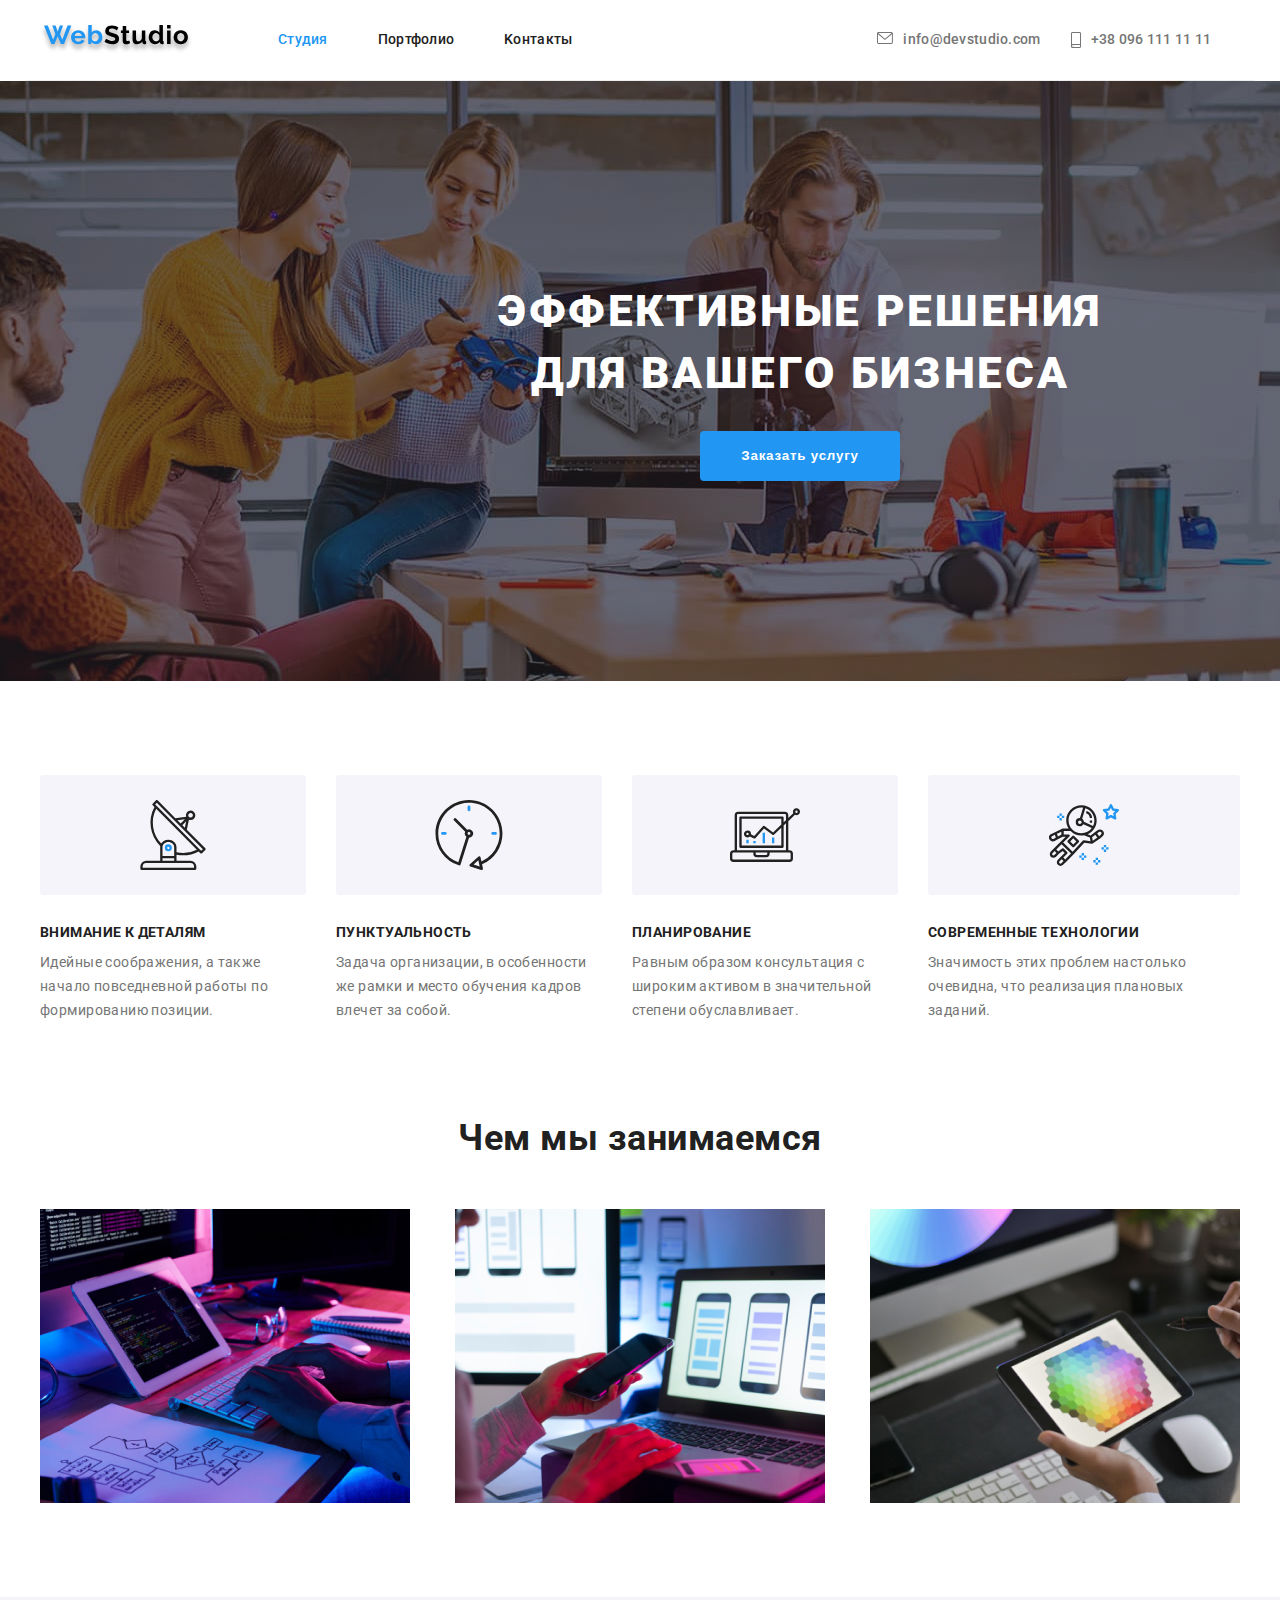
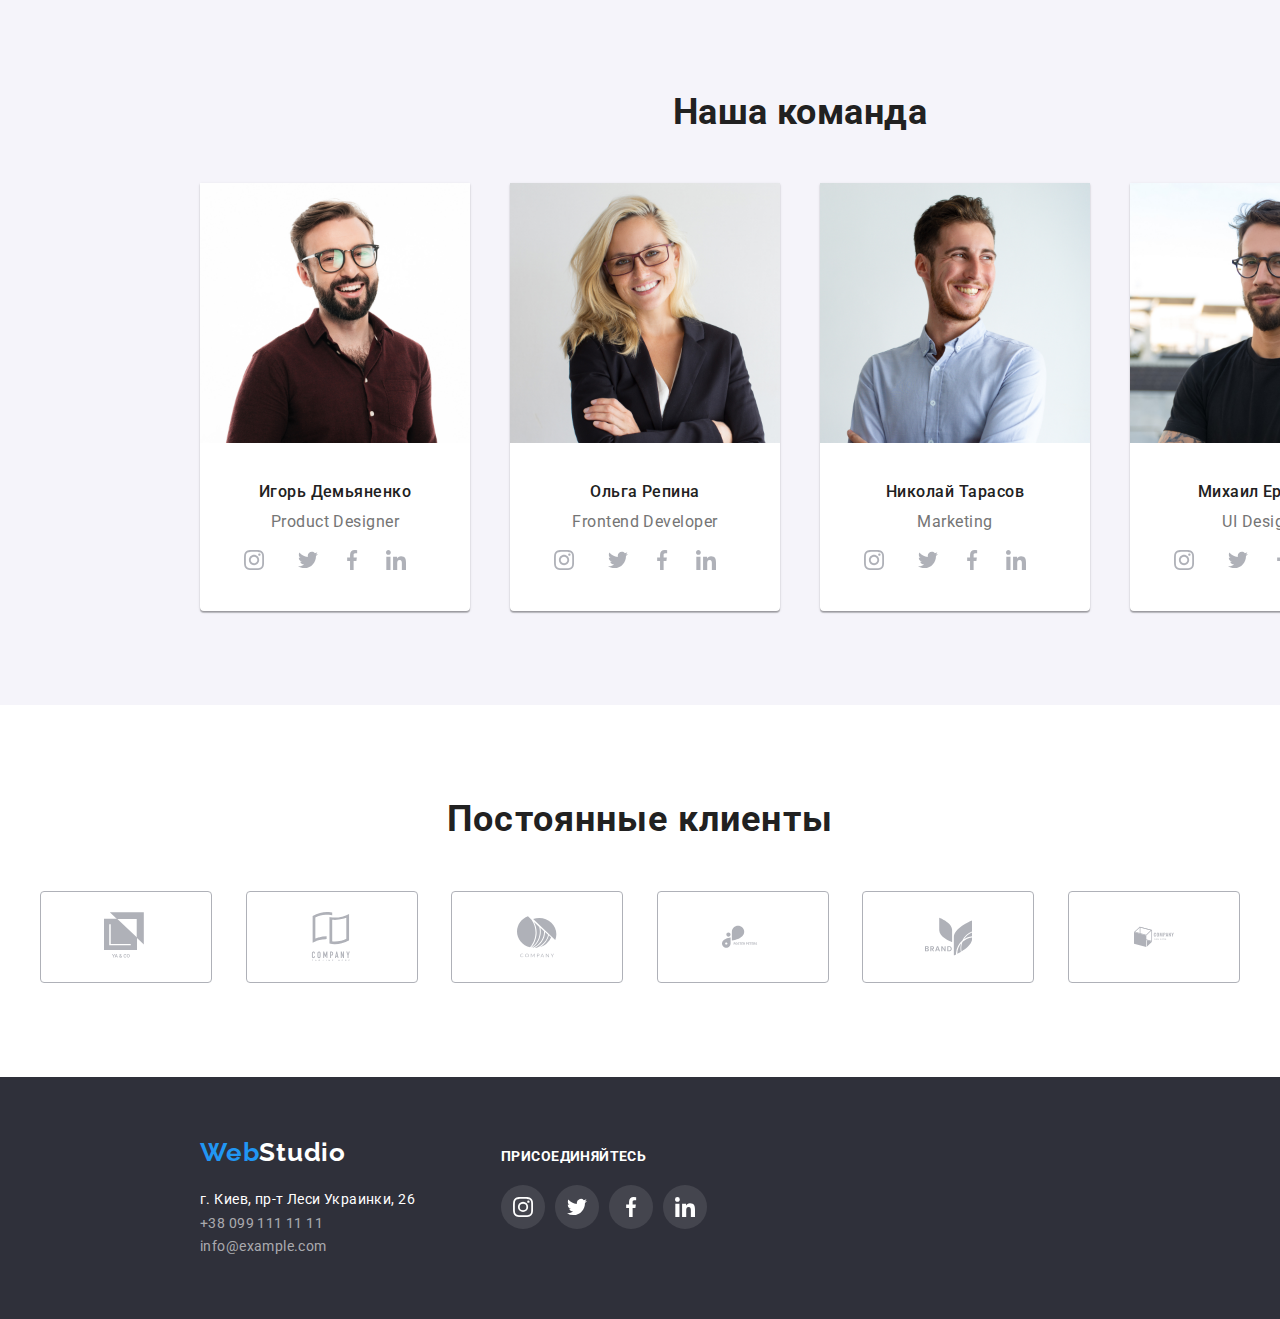
<file: index.html>
<!DOCTYPE html>
<html lang="ru">

  <head>
    <meta charset="UTF-8" />
    <meta name="viewport" content="width=device-width, initial-scale=1.0" />
    <link rel="stylesheet" href="./css/style.css">
    <link rel="preconnect" href="https://fonts.gstatic.com">
    <link href="https://fonts.googleapis.com/css2?family=Raleway:wght@700&family=Roboto:wght@400;500;700;900&display=swap" rel="stylesheet">
   
    <title>Студия</title>
  </head>

  <body>
     <!-- Шапка сайта -->
    <Header class="container">
        <nav class="main-nav">
            <a class="logo"> <img src="./images/WebStudio.svg" alt="logo"></a>
            <ul class="main-nav list">
                <li class="item"><a href="" class="link current">Студия</a></li>
                <li class="item"><a href="portfolio.html" class="link">Портфолио</a></li>
                <li class="item"><a href="" class="link">Kонтакты</a></li>
            </ul>
            <ul class="nav-contacts list">
                <li class="mail-item"><a href="mailto:info@devstudio.com" class="link">
                    <svg class="icon-envelope" width="16" height="12">
                        <use href="./images/svg-sprite.svg#envelope"></use>
                    </svg> info@devstudio.com</a></li>
                <li><a href="tel:+380961111111" class="link">
                    <svg class="icon-smartphone" width="10" height="16">
                        <use href="./images/svg-sprite.svg#smartphone"></use>
                    </svg> +38 096 111 11 11</a></li>
             </ul>
        </nav>
    </Header>
        <!-- Hero-->
        <section class="hero overlay">
            <h1 class="hero-title">Эффективные решения для вашего бизнеса</h1>
            <input class="hero-button" type="button" value="Заказать услугу">
            <!--<a href="" class="hero-link">Заказать услугу</a>-->
        </section>
    <Main>
        <!--Основной контент-->
        <Section class="section">
            <!-- <h2></h2> -->
            <ul class="section-list">
                <li class="item">
                    <h3>Внимание к деталям</h3>
                    <p>Идейные соображения, а также начало повседневной работы по формированию позиции.</p>
                </li>
                <li class="item">
                    <h3>Пунктуальность</h3>
                    <p>Задача организации, в особенности же рамки и место обучения кадров влечет за собой.</p>
                </li>
                <li class="item">
                    <h3>Планирование</h3>
                    <p>Равным образом консультация с широким активом в значительной степени обуславливает.</p>
                </li>
                <li class="item">
                    <h3>Современные технологии</h3>
                    <p>Значимость этих проблем настолько очевидна, что реализация плановых заданий.</p>
                </li>
            </ul>
        </Section>
        <!-- block about us -->
        <section class="section">
            <div class="block">
                <h2 class="about-us">Чем мы занимаемся</h2>
                <ul class="images">
                    <img src="./images/box 1.jpg" alt="photo 1" width="370">
                    <img src="./images/box 2.jpg" alt="photo 2" width="370">
                    <img src="./images/box 3.jpg" alt="photo 3" width="370">
                </ul>
            </div>
        </section>
        <!-- block team -->
        <section>
            <div class="our-team">
                <h2 class="team-title">Наша команда</h2>
                <ul class="team-list">
                    <li class="team-members-card">
                        <img src="./images/team-card-1.jpg" alt="Игорь Демьяненко" width="270" Height="260px">
                         <h3 class="team-member">Игорь Демьяненко</h3>
                         <p class="team-position">Product Designer</p>
                         <ul class="social-accounts">
                            <li class="social-item">
                                <a class="links" href="">
                                    <svg class="icon">
                                        <use href="./images/svg-sprite.svg#instagram"></use>
                                    </svg>
                                </a>
                            </li>
                            <li>
                                <a class="links" href="">
                                    <svg class="icon">
                                        <use href="./images/svg-sprite.svg#twitter"></use>
                                    </svg>
                                </a>
                            </li>
                            <li>
                                <a class="links" href="">
                                    <svg class="icon">
                                        <use href="./images/svg-sprite.svg#facebook"></use>
                                    </svg>
                                </a>
                            </li>
                            <li>
                                <a class="links" href="">
                                    <svg class="icon">
                                        <use href="./images/svg-sprite.svg#linkedin"></use>
                                    </svg>
                                </a>
                            </li>
                        </ul>
                    </li>
                     <li class="team-members-card">
                         <img src="./images/team-card-2.jpg" alt="Ольга Репина" width="270" Height="260px">
                        <h3 class="team-member">Ольга Репина</h3>
                        <p class="team-position">Frontend Developer</p>
                        <ul class="social-accounts">
                            <li class="social-item">
                                <a class="links" href="">
                                    <svg class="icon">
                                        <use href="./images/svg-sprite.svg#instagram"></use>
                                    </svg>
                                </a>
                            </li>
                            <li>
                                <a class="links" href="">
                                    <svg class="icon">
                                        <use href="./images/svg-sprite.svg#twitter"></use>
                                    </svg>
                                </a>
                            </li>
                            <li>
                                <a class="links" href="">
                                    <svg class="icon">
                                        <use href="./images/svg-sprite.svg#facebook"></use>
                                    </svg>
                                </a>
                            </li>
                            <li>
                                <a class="links" href="">
                                    <svg class="icon">
                                        <use href="./images/svg-sprite.svg#linkedin"></use>
                                    </svg>
                                </a>
                            </li>
                        </ul>
                    </li>
                <li class="team-members-card">
                         <img src="./images/team-card-3.jpg" alt="Николай Тарасов" width="270" Height="260px">
                    
                         <h3 class="team-member">Николай Тарасов</h3>
                         <p class="team-position">Marketing</p>
                        <ul class="social-accounts">
                            <li class="social-item">
                                <a class="links" href="">
                                    <svg class="icon">
                                        <use href="./images/svg-sprite.svg#instagram"></use>
                                    </svg>
                                </a>
                            </li>
                            <li>
                                <a class="links" href="">
                                    <svg class="icon">
                                        <use href="./images/svg-sprite.svg#twitter"></use>
                                    </svg>
                                </a>
                            </li>
                            <li>
                                <a class="links" href="">
                                    <svg class="icon">
                                        <use href="./images/svg-sprite.svg#facebook"></use>
                                    </svg>
                                </a>
                            </li>
                            <li>
                                <a class="links" href="">
                                    <svg class="icon">
                                        <use href="./images/svg-sprite.svg#linkedin"></use>
                                    </svg>
                                </a>
                            </li>
                        </ul> 
                 </li>
                 <li class="team-members-card">    
                     <img src="./images/team-card-4.jpg" alt="Михаил Ермаков" width="270" Height="260px">
                     <h3 class="team-member">Михаил Ермаков</h3>
                     <p class="team-position">UI Designer</p>
                    <ul class="social-accounts">
                        <li class="social-item">
                            <a class="links" href="">
                                <svg class="icon">
                                    <use href="./images/svg-sprite.svg#instagram"></use>
                                </svg>
                            </a>
                        </li>
                        <li>
                            <a class="links" href="">
                                <svg class="icon">
                                    <use href="./images/svg-sprite.svg#twitter"></use>
                                </svg>
                            </a>
                        </li>
                        <li>
                            <a class="links" href="">
                                <svg class="icon">
                                    <use href="./images/svg-sprite.svg#facebook"></use>
                                </svg>
                            </a>
                        </li>
                        <li>
                            <a class="links" href="">
                                <svg class="icon">
                                    <use href="./images/svg-sprite.svg#linkedin"></use>
                                </svg>
                            </a>
                        </li>
                    </ul>
                 </li>
             </ul>
        </div>
        </section>   

        <!-- Постоянные клиенты -->
        <section class="section">
            <div class="clients">
                <h2 class="title">Постоянные клиенты</h2>
                <ul class="clients-links">
                    <li>
                        <a class="link" href="">
                            <svg class="clients-icon" width="44" height="49">
                                <use href="./images/svg-sprite.svg#logo-1"></use>
                            </svg>
                        </a>
                    </li>
                    <li>
                        <a class="link" href="">
                            <svg class="clients-icon" height="49.235" width="44.27">
                                <use href="./images/svg-sprite.svg#logo-2"></use>
                            </svg>
                        </a>
                    </li>
                    <li>
                        <a class="link" href="">
                            <svg class="clients-icon" height="52" width="40">
                                <use href="./images/svg-sprite.svg#logo-3"></use>
                            </svg>
                        </a>
                    </li>
                    <li>
                        <a class="link" href="">
                            <svg class="clients-icon" height="80" width="42">
                                <use href="./images/svg-sprite.svg#logo-4"></use>
                            </svg>
                        </a>
                    </li>
                    <li>
                        <a class="link" href="">
                            <svg class="clients-icon" height="59" width="47">
                                <use href="./images/svg-sprite.svg#logo-5"></use>
                            </svg></a>
                    </li>
                    <li>
                        <a class="link" href="">
                            <svg class="clients-icon" height="52" width="40">
                                <use href="./images/svg-sprite.svg#logo-6"></use>
                            </svg>
                        </a>
                    </li>
        
                </ul>
            </div>
        </section>
    </Main>

       <!--block Footer-->
    <Footer class="footer">
        <div class="section align">
            <div class="contacts">
            <a href="./index.html" class="logo">
                <span class="accent">Web</span>Studio
            </a>
            <address>
                <ul class="address list">
                    <li><a href="#" class="address">г. Киев, пр-т Леси Украинки, 26</a></li>
                    <li><a href="tel:+380991111111" class="link">+38 099 111 11 11</a></li>
                    <li><a href="mailto:info@devstudio.com" class="link">info@example.com</a></li>
                </ul>
            </address>
            </div>
            <div class="join-in-contacts">
                <div class="join-in-title">
                    <h3>присоединяйтесь</h3>
                    <ul class="social-media">
                        <li class="item">
                            <a href=""></a>
                        </li>
                        <li class="item">
                            <a href=""></a>
                        </li>
                        <li class="item">
                            <a href=""></a>
                        </li>
                        <li class="item">
                            <a href=""></a>
                        </li>
                    </ul>
                </div>
            </div>
            </div>
        </div>
    </Footer>
  </body>
</html>
</file>
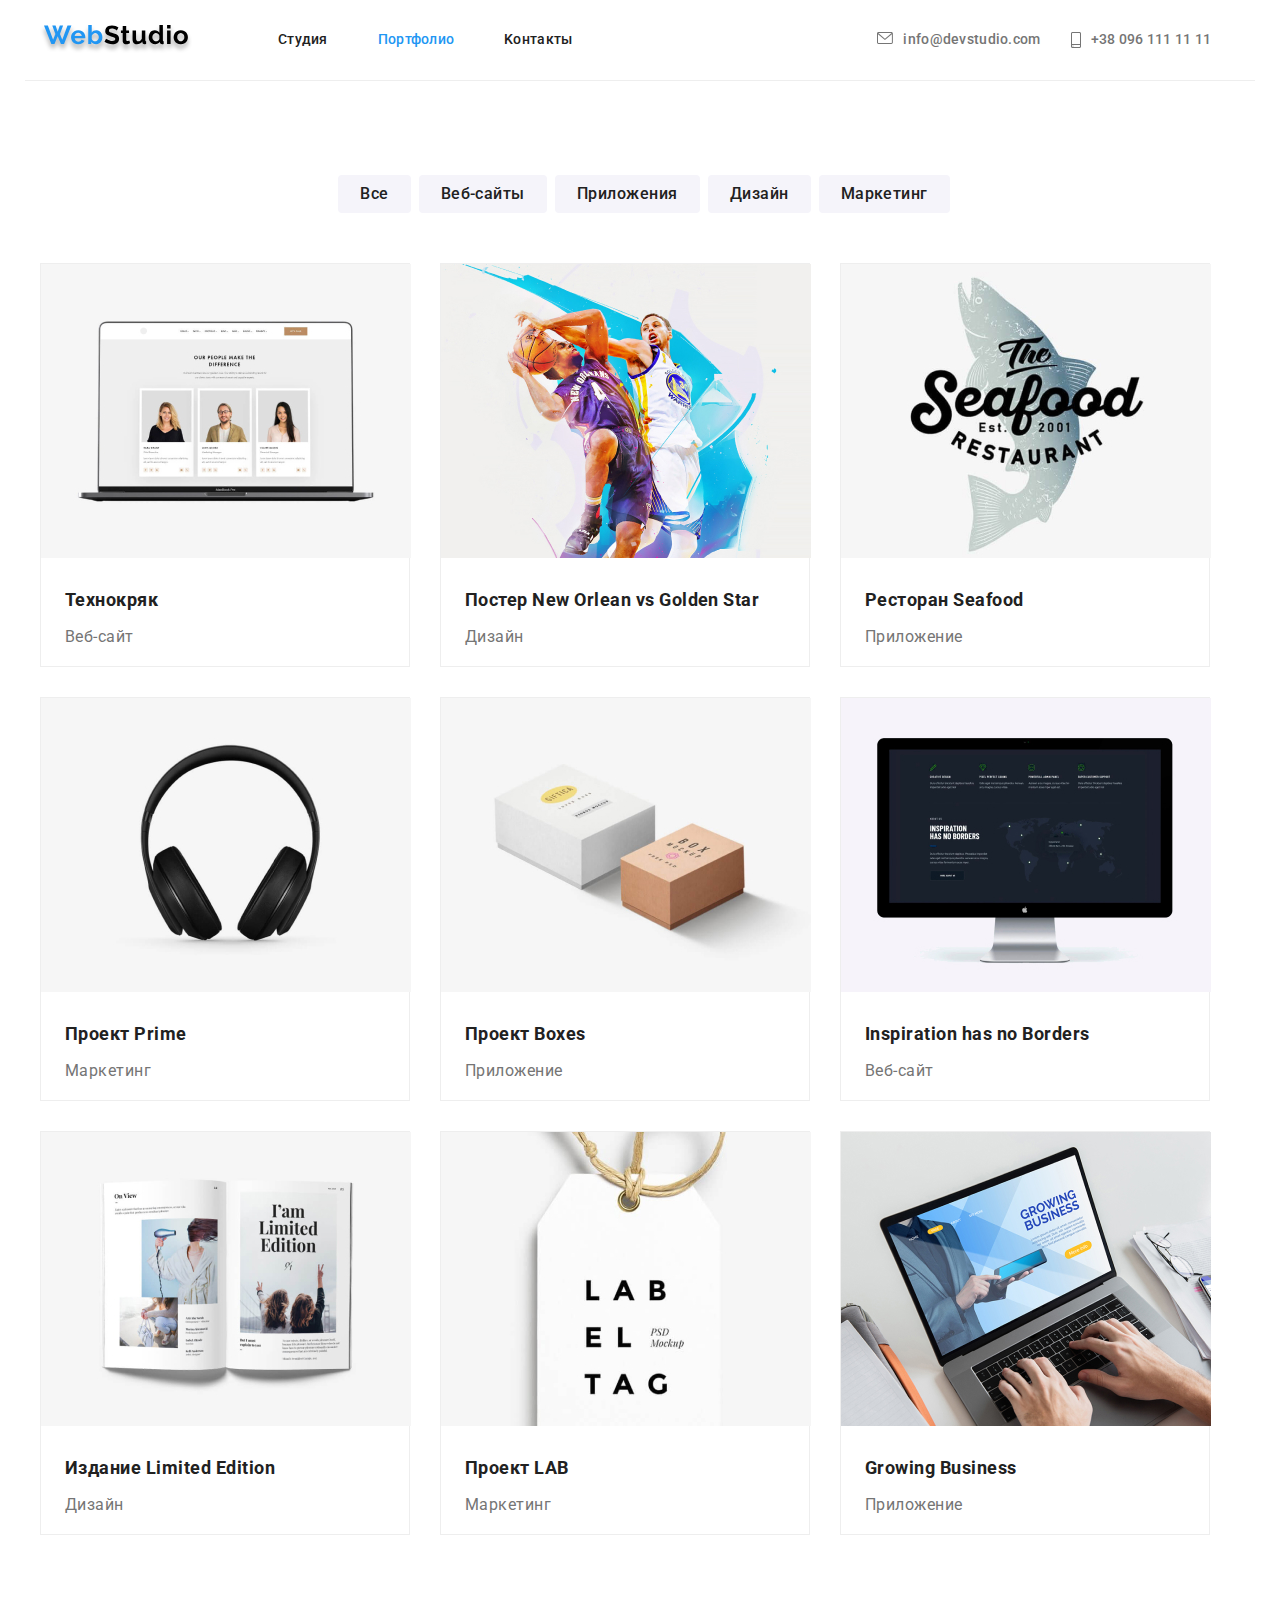
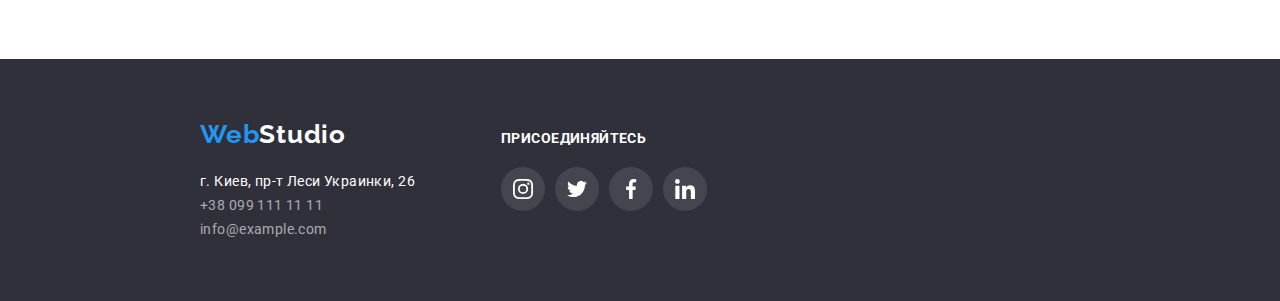
<file: portfolio.html>
<!DOCTYPE html>
<html lang="ru">
    <head>
        <meta charset="UTF-8" />
        <meta name="viewport" content="width=device-width, initial-scale=1.0" />
        <link rel="stylesheet" href="./css/style.css">
        <link rel="preconnect" href="https://fonts.gstatic.com">
        <link href="https://fonts.googleapis.com/css2?family=Raleway:wght@700&family=Roboto:wght@400;500;700;900&display=swap" rel="stylesheet">
        <title>Студия</title>
    </head>

    <body>  
        <!-- Шапка сайта -->
        <Header class="container">
            <nav class="main-nav">
                <a class="logo"> <img src="./images/WebStudio.svg" alt="logo"></a>
                <ul class="main-nav list">
                    <li class="item"><a href="index.html" class="link">Студия</a></li>
                    <li class="item"><a href="" class="link current">Портфолио</a></li>
                    <li class="item"><a href="" class="link">Kонтакты</a></li>
                </ul>
                <ul class="nav-contacts list">
                    <li class="mail-item"><a href="mailto:info@devstudio.com" class="link">
                            <svg class="icon-envelope" width="16" height="12">
                                <use href="./images/svg-sprite.svg#envelope"></use>
                            </svg> info@devstudio.com</a></li>
                    <li><a href="tel:+380961111111" class="link">
                            <svg class="icon-smartphone" width="10" height="16">
                                <use href="./images/svg-sprite.svg#smartphone"></use>
                            </svg> +38 096 111 11 11</a></li>
                </ul>
            </nav>
        </Header>

        <main>
            <!-- portfolio-products -->
            <section class="portfolio">
            <div class="section">
                <div class="buttons-list">
            <!-- <h2> Наши продукты </h2> -->
                <ul class="nav-products">
                    <li><button type="button" class="but-item">Все</button></li>
                    <li><button type="button" class="but-item">Веб-сайты</button></li>
                    <li><button type="button" class="but-item">Приложения</button></li>
                    <li><button type="button" class="but-item">Дизайн</button></li>
                    <li><button type="button" class="but-item">Маркетинг</button></li>
                </ul>
                </div>
            
                <ul class="products list">
                    <li class="products-cards">
                        <a href="" class="link-card">
                            <img src="./images/prod-1.jpg" alt="Веб-сайт" width="370">
                            <div class="text">
                            <h2 class="product-title">Технокряк</h2>
                            <p class="product-item">Веб-сайт</p>
                            </div>
                        </a>
                    </li>
                    <li class="products-cards">
                        <a href="" class="link-card">
                            <img src="./images/prod-2.jpg" alt="Дизайн постера" width="370">
                            <div class="text">
                            <h2 class="product-title">Постер New Orlean vs Golden Star</h2>
                            <p class="product-item">Дизайн</p>
                            </div>
                        </a>
                    </li>
                    <li class="products-cards">
                        <a href="" class="link-card">
                            <img src="./images/prod-3.jpg" alt="Лого ресторана" width="370">
                            <div
                            class="text">
                            <h2 class="product-title">Ресторан Seafood</h2>
                            <p class="product-item">Приложение</p>
                            </div>
                        </a>
                    </li>
                    <li class="products-cards">
                        <a href="" class="link-card">
                            <img src="./images/prod-4.jpg" alt="Наушники" width="370">
                            <div class="text">
                            <h2 class="product-title">Проект Prime</h2>
                            <p class="product-item">Маркетинг</p>
                            </div>
                        </a>
                    </li>
                    <li class="products-cards">
                        <a href="" class="link-card">
                            <img src="./images/prod-5.jpg" alt="Картонные коробки" width="370">
                            <div class="text">
                            <h2 class="product-title">Проект Boxes</h2>
                            <p class="product-item">Приложение</p>
                            </div>
                        </a>
                    </li>
                    <li class="products-cards">
                        <a href="" class="link-card">
                            <img src="./images/prod-6.jpg" alt="Веб-сайт на мониторе" width="370">
                            <div class="text">
                            <h2 class="product-title">Inspiration has no Borders</h2>
                            <p class="product-item">Веб-сайт</p>
                            </div>
                        </a>
                    </li>
                    <li class="products-cards">
                        <a href="" class="link-card">
                            <img src="./images/prod-7.jpg" alt="Журнал" width="370">
                            <div class="text">
                            <h2 class="product-title">Издание Limited Edition</h2>
                            <p class="product-item">Дизайн</p>
                            </div>
                        </a>
                    </li>
                    <li class="products-cards">
                        <a href="" class="link-card">
                            <img src="./images/prod-8.jpg" alt="Бирка Lable" width="370">
                            <div class="text">
                            <h2 class="product-title">Проект LAB</h2>
                            <p class="product-item">Маркетинг</p>
                            </div>
                        </a>
                    </li>
                    <li class="products-cards">
                        <a href="" class="link-card">
                            <img src="./images/prod-9.jpg" alt="Приложение на ноуте" width="370">
                            <div class="text">
                            <h2 class="product-title">Growing Business</h2>
                            <p class="product-item">Приложение</p>
                            </div>
                        </a>
                    </li>
                </ul>
            </div>
            </section>
        </main>
     <!--block Footer-->
        <Footer class="footer">
            <div class="section align">
                <div class="contacts">
                    <a href="./index.html" class="logo">
                        <span class="accent">Web</span>Studio
                    </a>
                    <address>
                        <ul class="address list">
                            <li><a href="#" class="address">г. Киев, пр-т Леси Украинки, 26</a></li>
                            <li><a href="tel:+380991111111" class="link">+38 099 111 11 11</a></li>
                            <li><a href="mailto:info@devstudio.com" class="link">info@example.com</a></li>
                        </ul>
                    </address>
                </div>
                <div class="join-in-contacts">
                    <div class="join-in-title">
                        <h3>присоединяйтесь</h3>
                        <ul class="social-media">
                            <li class="item">
                                <a href=""></a>
                            </li>
                            <li class="item">
                                <a href=""></a>
                            </li>
                            <li class="item">
                                <a href=""></a>
                            </li>
                            <li class="item">
                                <a href=""></a>
                            </li>
                        </ul>
                    </div>
                </div>
            </div>
            </div>
        </Footer>
    </body>
</html>
</file>
<file: css/style.css>
/* Primary color #757575 */
/* Secondary color #212121 */
/* Active color #2196f3 */
/* Primary background color #E5E5E5 */
/* Secondary background color #F5F4FA */

* {
  margin: 0;
  padding: 0;
}

html {
  box-sizing: border-box;
}

:root {
  --primary-text-color: #757575;
  --secondary-text-color: #212121;
  --active-color: #2196f3;
  --primary-background-color: #e5e5e5;
  --secondary-background-color: #f5f4fa;
  --color-white: #ffffff;
  --color-secondary-grey: rgba(255, 255, 255, 0.6);
  --background-button-tab: #f5f4fa;
  --background-dark: #2f303a;
  --border-light-color: #eeeeee;
  --icon-color: #afb1b8;
}

body {
  background-color: var(--color-white);
  color: var(--primary-text-color);
  font-family: Roboto, sans-serif;
  letter-spacing: 0.03em;
}

a {
  text-decoration: none;
}

ul,
li {
  list-style-type: none;
}
.container {
  width: 1200px;
  height: 80px;
  margin-left: auto;
  margin-right: auto;
  padding-right: 15px;
  padding-left: 15px;
  border-bottom: 1px solid var(--border-light-color);
}

.logo {
  width: 145px;
  height: 31px;
  margin-top: 25px;
  margin-bottom: 24px;
  cursor: pointer;
}

.main-nav {
  display: flex;
  align-items: center;
}

.main-nav .item {
  margin-right: 50px;
}

.main-nav .item:first-child {
  margin-left: 93px;
}

.main-nav .item:last-child {
  margin-right: 0px;
}

.main-nav .link {
  font-weight: 500;
  font-size: 14px;
  line-height: 1.14;
  letter-spacing: 0.02em;
  color: var(--secondary-text-color);
}

.main-nav .link:hover,
.main-nav .link:focus,
.main-nav .link:active {
  color: var(--active-color);
}

.main-nav .link.current {
  color: var(--active-color);
}

.main-nav .nav-contacts {
  display: flex;
}

.nav-contacts {
  margin-left: 305px;
}

.mail-item {
  margin-right: 30px;
}

.nav-contacts .link {
  font-weight: 500;
  font-size: 14px;
  line-height: 1.14;
  letter-spacing: 0.02em;
  color: var(--primary-text-color);
  display: flex;
  margin-left: auto;
}

.nav-contacts .link:hover,
.nav-contacts .link:focus,
.main-nav .link:active {
  color: var(--active-color);
}

.icon-envelope {
  margin-right: 10px;
  fill: currentColor;
  width: 16px;
  height: 12px;
}

.icon-smartphone {
  margin-right: 10px;
  fill: currentColor;
  width: 10px;
  height: 16px;
}

h2,
h3 {
  color: var(--secondary-text-color);
}

.hero {
  background-color: var(--background-dark);
  color: var(--color-white);
  max-width: 1600px;
  height: 600px;
  text-align: center;
  margin-bottom: 94px;
}

.overlay {
  background-image: linear-gradient(
      to right,
      rgba(47, 48, 58, 0.4),
      rgba(47, 48, 58, 0.4)
    ),
    url(../images/hero.jpg);
  width: 100%;
  height: 600px;
  margin-left: auto;
  margin-right: auto;
  background-size: cover;
  background-repeat: no-repeat;
  background-position: center;
}

.hero-title {
  display: block;
  margin-bottom: 30px;
  padding-top: 200px;
  font-weight: 900;
  width: 696px;
  height: 120px;
  font-size: 44px;
  line-height: 1.4;
  letter-spacing: 0.06em;
  text-transform: uppercase;
  margin-left: 452px;
}

.hero-button {
  color: var(--color-white);
  background-color: var(--active-color);
  display: block;
  align-items: center;
  margin-left: 700px;
  margin-right: 700px;
  font-weight: 700;
  line-height: 1.87;
  letter-spacing: 0.06em;
  border: none;
  border-radius: 4px;
  min-width: 200px;
  height: 50px;
  padding: 10px 32px;
}

.section {
  width: 1200px;
  padding-left: 15px;
  padding-right: 15px;
  margin-left: auto;
  margin-right: auto;
}

.section-list {
  display: flex;
  justify-content: space-between;
  margin-bottom: 94px;
}

.section-list .item:not(:last-child) {
  margin-right: 30px;
  max-width: 266px;
}

.section-list .item::before {
  display: block;
  background-color: var(--secondary-background-color);
  content: "";
  height: 120px;
  background-repeat: no-repeat;
  background-position: center;
  border-radius: 4px;
  margin-bottom: 30px;
}

.section-list .item:nth-child(1)::before {
  background-image: url(../images/antenna.svg);
}

.section-list .item:nth-child(2)::before {
  background-image: url(../images/clock.svg);
}

.section-list .item:nth-child(3)::before {
  background-image: url(../images/diagram.svg);
}

.section-list .item:nth-child(4)::before {
  background-image: url(../images/astronaut.svg);
}

.section-list h3 {
  font-weight: 700;
  font-size: 14px;
  line-height: 1.14;
  letter-spacing: 0.03em;
  text-transform: uppercase;
  color: var(--secondary-text-color);
  margin-bottom: 10px;
}

.section-list p {
  font-weight: 400;
  font-size: 14px;
  line-height: 1.71;
  letter-spacing: 0.03em;
  color: var(--primary-text-color);
  box-sizing: border-box;
  padding: 0px;
}

.about-us {
  font-size: 36px;
  line-height: 1.17;
  text-align: center;
  margin-bottom: 50px;
}

.images {
  display: flex;
  justify-content: space-between;
  margin-right: 30px;
}

.images:last-child {
  margin-right: 0px;
}

.block {
  margin-bottom: 94px;
}

.our-team {
  padding-top: 94px;
  background-color: var(--secondary-background-color);
  min-width: 1600px;
  padding-bottom: 94px;
  margin-left: auto;
  margin-right: auto;
}

.team-title {
  font-size: 36px;
  line-height: 1.17;
  text-align: center;
  margin-bottom: 50px;
}

.team-list {
  display: flex;
  justify-content: space-between;
  width: 1200px;
  align-items: center;
  margin-left: auto;
  margin-right: auto;
}

.team-members-card {
  width: 270px;
  height: 428px;
  border: transparent;
  box-shadow: 0px 1px 3px rgba(0, 0, 0, 0.12), 0px 1px 1px rgba(0, 0, 0, 0.14),
    0px 2px 1px rgba(0, 0, 0, 0.2);
  border-radius: 0px 0px 4px 4px;
  text-align: center;
  background-color: var(--color-white);
  cursor: pointer;
}

.team-member {
  font-weight: 500;
  font-size: 16px;
  line-height: 1.9;
  color: var(--secondary-text-color);
  margin-top: 30px;
}

.team-position {
  font-size: 16px;
  line-height: 1.9;
}

.social-accounts {
  display: flex;
  margin-left: 32px;
  margin-right: 32px;
  padding-bottom: 30px;
  width: 206px;
  height: 44px;
}

.social-item {
  display: flex;
  justify-content: space-between;
  margin-right: 10px;
}

.social-item:last-child {
  margin-right: 0px;
}

.social-accounts .links {
  display: flex;
  justify-content: center;
  align-items: center;
  width: 44px;
  height: 44px;
  color: var(--icon-color);
}

.social-accounts .links:hover,
.social-accounts .links:focus {
  background-color: var(--active-color);
  border-radius: 50%;
  color: var(--color-white);
}

.links .icon {
  display: block;
  flex-direction: row;
  width: 20px;
  height: 20px;
  fill: currentColor;
}

/* Постоянные клиенты */
.clients {
  padding-top: 94px;
  padding-bottom: 94px;
}

.clients .title {
  font-weight: 700;
  font-size: 36px;
  line-height: 1.16;
  text-align: center;
  letter-spacing: 0.03em;
  color: var(--secondary-text-color);
  margin-bottom: 50px;
}

.clients-links {
  display: flex;
  justify-content: space-between;
}

.clients-links .link {
  display: flex;
  height: 90px;
  width: 170px;
  border-radius: 4px;
  border: 1px solid;
  cursor: pointer;
  align-items: center;
  justify-content: center;
  color: var(--icon-color);
}

.clients-links .link:hover,
.clients-links .link:focus {
  color: var(--active-color);
}

.clients-icon {
  display: block;
  fill: currentColor;
}

/* Footer */
.footer {
  background-color: var(--background-dark);
  min-width: 1600px;
  display: flex;
  padding-top: 60px;
  padding-bottom: 60px;
  margin-left: auto;
  margin-right: auto;
  align-items: center;
}

.align {
  display: flex;
  align-items: baseline;
}

.contacts {
  width: 231px;
  margin-right: 70px;
}

.accent {
  font-family: "Raleway", sans-serif;
  font-style: normal;
  font-weight: 700;
  font-size: 26px;
  line-height: 1.19;
  letter-spacing: 0.03em;
  color: var(--active-color);
}

.logo {
  font-family: "Raleway", sans-serif;
  font-style: normal;
  font-weight: 700;
  font-size: 26px;
  line-height: 31px;
  letter-spacing: 0.03em;
  color: var(--color-white);
}
.footer .address {
  font-style: normal;
  font-weight: 400;
  font-size: 14px;
  line-height: 1.7;
  letter-spacing: 0.03em;
  color: var(--color-white);
  margin-top: 20px;
}

.link {
  display: block;
  font-style: normal;
  font-weight: 400;
  font-size: 14px;
  line-height: 1.7;
  letter-spacing: 0.03em;
  color: rgba(255, 255, 255, 0.6);
}

.join-in-contacts {
  display: inline-flex;
  margin-top: 12px;
  width: 206px;
  height: 80px;
}
.join-in-title h3 {
  font-family: inherit;
  font-style: normal;
  font-weight: 700;
  font-size: 14px;
  line-height: 1.14;
  letter-spacing: 0.03em;
  text-transform: uppercase;
  color: #ffffff;
  display: block;
  height: 16px;
  margin-bottom: 20px;
}

.social-media {
  display: flex;
  justify-content: space-between;
}
.social-media .item {
  display: block;
  flex-direction: row;
  width: 44px;
  height: 44px;
  background-color: rgba(255, 255, 255, 0.1);
  border-radius: 50%;
  background-position: center;
  background-repeat: no-repeat;
  margin-right: 10px;
  margin-left: 0px;
  padding-left: 0px;
  cursor: pointer;
}

.social-media .item:last-child {
  margin-right: 0px;
}

.social-media .item:nth-child(1) {
  background-image: url(../images/instagram-1.svg);
}

.social-media .item:nth-child(2) {
  background-image: url(../images/twitter-1.svg);
}

.social-media .item:nth-child(3) {
  background-image: url(../images/facebook-1.svg);
}

.social-media .item:nth-child(4) {
  background-image: url(../images/linkedin-1.svg);
}

.social-media .item:hover {
  background-color: var(--active-color);
}

/* portfolio style */

.portfolio {
  margin-bottom: 94px;
  margin-top: 94px;
}

.buttons-list {
  display: flex;
  flex-direction: row;
  justify-content: center;
}

.nav-products {
  display: flex;
  flex-direction: row;
  justify-content: center;
}

.nav-products .but-item {
  margin-bottom: 50px;
  margin-left: 8px;
  padding: 6px 22px;
  font-family: inherit;
  height: 38px;
  left: 576px;
  top: 174px;
  background: var(--background-button-tab);
  border-radius: 4px;
  border-style: none;
  font-weight: 500;
  font-size: 16px;
  line-height: 26px;
  text-align: center;
  letter-spacing: 0.03em;
  color: var(--secondary-text-color);
  cursor: pointer;
}

.buttons-list .but-item:hover,
.buttons-list .but-item:focus {
  background-color: var(--active-color);
  color: var(--color-white);
}

.products {
  display: flex;
  flex-wrap: wrap;
}

.products .products-cards {
  margin-right: 30px;
  margin-bottom: 30px;
  width: 370px;
  height: 404px;
  background: var(--color-white);
  border: 1px solid var(--border-light-color);
  box-sizing: border-box;
}

.products .products-cards:hover {
  box-shadow: 0px 1px 1px rgba(0, 0, 0, 0.12), 0px 4px 4px rgba(0, 0, 0, 0.06),
    1px 4px 6px rgba(0, 0, 0, 0.16);
  border-left: 1px solid var(--border-light-color);
  border-right: 1px solid var(--border-light-color);
  border-bottom: 1px solid var(--border-light-color);
}

.products .products-cards:nth-child(3n) {
  margin-right: 0px;
}

.products .products-cards:nth-last-child(-n + 3) .products h2 {
  font-weight: 700;
  font-size: 18px;
  line-height: 2;
  letter-spacing: 0.06em;
  color: var(--primary-text-color);
}
.products p {
  font-weight: 400;
  font-size: 16px;
  line-height: 1.87;
  letter-spacing: 0.03em;
  color: var(--primary-text-color);
  margin-top: 4px;
}

.products .product-title {
  font-weight: 700px;
  font-size: 18px;
  line-height: 2;
}

.products .text {
  padding: 20px 24px;
}
</file>
